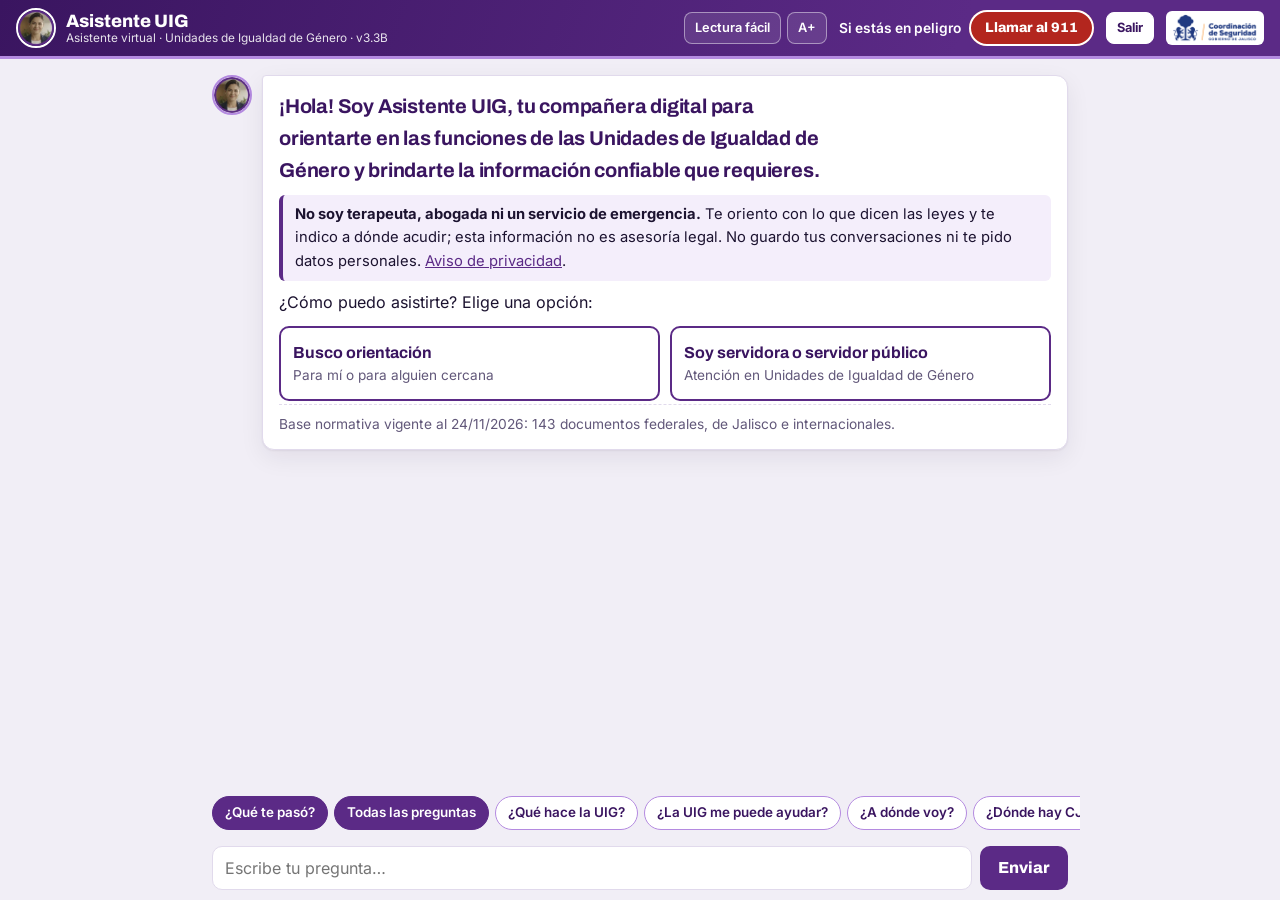
<file: index.html>
<!DOCTYPE html>
<html lang="es">
<head>
<meta charset="utf-8">
<meta name="viewport" content="width=device-width, initial-scale=1, viewport-fit=cover">
<title>Asistente Unidad de Igualdad de Género</title>
<meta name="description" content="Asistente UIG: orientación sobre leyes de violencia contra las mujeres en Jalisco, con cita de artículo, ordenamiento y fecha de última reforma.">
<meta name="theme-color" content="#3A1560">
<meta name="referrer" content="no-referrer">
<link rel="manifest" href="manifest.webmanifest">
<link rel="icon" type="image/png" href="assets/favicon.png">
<link rel="apple-touch-icon" href="assets/apple-touch-icon.png">
<meta name="apple-mobile-web-app-capable" content="yes">
<meta name="apple-mobile-web-app-title" content="Asistente UIG">
<link rel="stylesheet" href="assets/fuentes.css">
<link rel="stylesheet" href="styles.css">
</head>
<body>
<a class="saltar" href="#entrada">Ir a escribir tu pregunta</a>

<header class="cab" id="cab">
  <div class="cab-id">
    <img class="cab-avatar" src="assets/violeta-96.webp" alt="" width="40" height="40">
    <div class="cab-tit"><b>Asistente UIG</b><span>Asistente virtual · Unidades de Igualdad de Género · v3.3B</span></div>
  </div>
  <div class="cab-ajustes" id="cabAjustes">
    <button class="btn-modo" id="btnModo" type="button" aria-label="Cambiar perfil" hidden></button>
    <button class="btn-ajuste" id="btnFacil" type="button" role="switch" aria-checked="false">Lectura fácil</button>
    <button class="btn-ajuste" id="btnTexto" type="button" aria-label="Aumentar tamaño de letra">A+</button>
  </div>
  <button class="btn-menu" id="btnMenu" type="button" aria-expanded="false" aria-controls="cabAjustes">Ajustes</button>
  <div class="cab-911" role="region" aria-label="Emergencias">
    <span>Si estás en peligro</span>
    <a class="f911-btn" href="tel:911">Llamar al 911</a>
  </div>
  <button class="btn-salir" id="btnSalir" type="button" title="Salida rápida (también: tecla Esc dos veces)">Salir</button>
  <img class="cab-logo" src="assets/logo-cges.png" alt="Coordinación General Estratégica de Seguridad, Gobierno de Jalisco" height="34">
</header>

<div class="aviso-red" id="avisoRed" role="status" hidden></div>

<main id="principal">
  <section class="chat" id="chat" aria-live="polite" aria-relevant="additions" aria-label="Conversación con Asistente UIG"></section>
</main>

<div class="sugerencias" id="sugerencias" aria-label="Preguntas sugeridas"></div>

<form class="entrada" id="formEntrada" autocomplete="off">
  <label for="entrada" class="oculto-sr">Escribe tu pregunta</label>
  <textarea id="entrada" rows="1" maxlength="600" placeholder="Escribe tu pregunta…" enterkeyhint="send"></textarea>
  <button type="submit" class="btn-enviar">Enviar</button>
</form>

<div class="instalar" id="instalar" role="dialog" aria-labelledby="instTit" hidden>
  <img src="assets/violeta-96.webp" alt="" width="44" height="44">
  <div><b id="instTit">Instala Asistente UIG</b><span id="instTxt">Quedará en tu teléfono y funcionará sin internet.</span></div>
  <button type="button" id="instSi" class="btn-prim">Instalar</button>
  <button type="button" id="instNo" class="btn-sec" aria-label="Ahora no">Ahora no</button>
</div>

<div id="zonaImpresion" aria-hidden="true"></div>

<script src="app.js" defer></script>
</body>
</html>
</file>
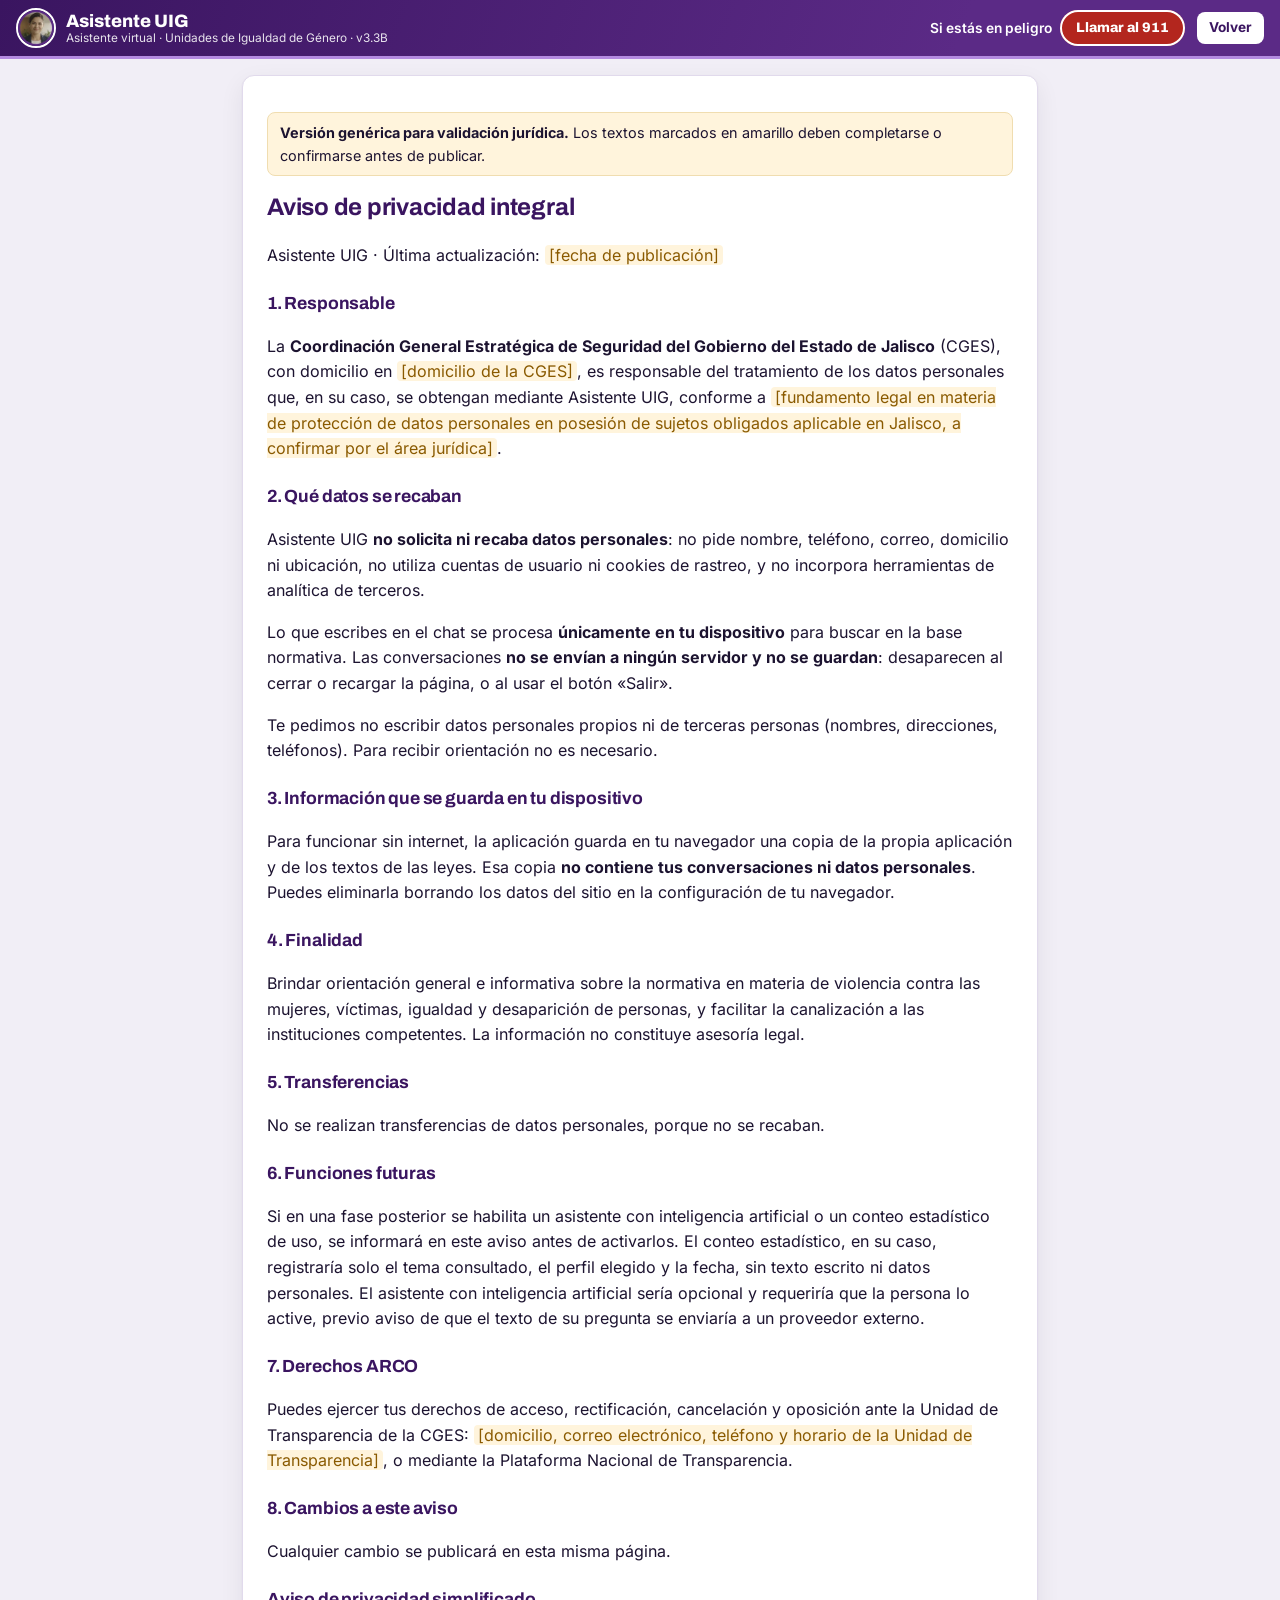
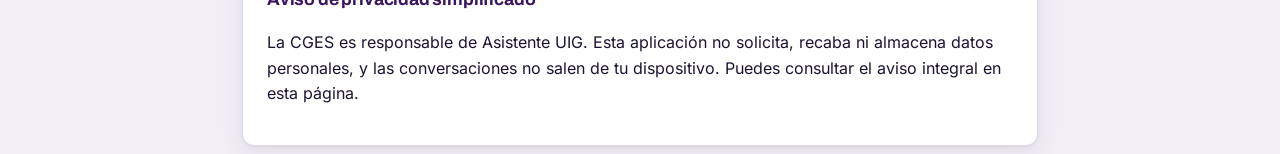
<file: aviso-privacidad.html>
<!DOCTYPE html>
<html lang="es">
<head>
<meta charset="utf-8">
<meta name="viewport" content="width=device-width, initial-scale=1">
<title>Aviso de privacidad · Asistente Unidad de Igualdad de Género</title>
<meta name="referrer" content="no-referrer">
<link rel="stylesheet" href="assets/fuentes.css">
<link rel="stylesheet" href="styles.css">
<style>
  main{max-width:820px}
  @media (max-width:860px){.cab{grid-template-areas:"id salir salir" "sos sos sos"}.cab .btn-salir{grid-area:salir}}
  .doc{background:#fff;border:1px solid var(--linea);border-radius:12px;padding:22px 24px;box-shadow:var(--sombra)}
  .doc h1{font-size:1.5em;margin-bottom:.2em}.doc h2{font-size:1.1em;margin:1.2em 0 .3em}
  .pend{background:#FFF4DC;color:#8A5A00;border-radius:4px;padding:0 4px}
  .borrador{background:#FFF4DC;border:1px solid #F0DDB0;border-radius:8px;padding:8px 12px;font-size:.9em;margin-bottom:12px}
</style>
</head>
<body>
<header class="cab" id="cab">
  <div class="cab-id"><img class="cab-avatar" src="assets/violeta-96.webp" alt="" width="40" height="40">
    <div class="cab-tit"><b>Asistente UIG</b><span>Asistente virtual · Unidades de Igualdad de Género · v3.3B</span></div></div>
  <div class="cab-911" role="region" aria-label="Emergencias"><span>Si estás en peligro</span><a class="f911-btn" href="tel:911">Llamar al 911</a></div>
  <a class="btn-salir" href="./" style="background:#fff;color:#3A1560;border-radius:8px;padding:5px 12px;font-weight:800;text-decoration:none;font-size:.85em">Volver</a>
</header>
<main>
<article class="doc">
<p class="borrador"><b>Versión genérica para validación jurídica.</b> Los textos marcados en amarillo deben completarse o confirmarse antes de publicar.</p>
<h1>Aviso de privacidad integral</h1>
<p>Asistente UIG · Última actualización: <span class="pend">[fecha de publicación]</span></p>

<h2>1. Responsable</h2>
<p>La <b>Coordinación General Estratégica de Seguridad del Gobierno del Estado de Jalisco</b> (CGES), con domicilio en <span class="pend">[domicilio de la CGES]</span>, es responsable del tratamiento de los datos personales que, en su caso, se obtengan mediante Asistente UIG, conforme a <span class="pend">[fundamento legal en materia de protección de datos personales en posesión de sujetos obligados aplicable en Jalisco, a confirmar por el área jurídica]</span>.</p>

<h2>2. Qué datos se recaban</h2>
<p>Asistente UIG <b>no solicita ni recaba datos personales</b>: no pide nombre, teléfono, correo, domicilio ni ubicación, no utiliza cuentas de usuario ni cookies de rastreo, y no incorpora herramientas de analítica de terceros.</p>
<p>Lo que escribes en el chat se procesa <b>únicamente en tu dispositivo</b> para buscar en la base normativa. Las conversaciones <b>no se envían a ningún servidor y no se guardan</b>: desaparecen al cerrar o recargar la página, o al usar el botón «Salir».</p>
<p>Te pedimos no escribir datos personales propios ni de terceras personas (nombres, direcciones, teléfonos). Para recibir orientación no es necesario.</p>

<h2>3. Información que se guarda en tu dispositivo</h2>
<p>Para funcionar sin internet, la aplicación guarda en tu navegador una copia de la propia aplicación y de los textos de las leyes. Esa copia <b>no contiene tus conversaciones ni datos personales</b>. Puedes eliminarla borrando los datos del sitio en la configuración de tu navegador.</p>

<h2>4. Finalidad</h2>
<p>Brindar orientación general e informativa sobre la normativa en materia de violencia contra las mujeres, víctimas, igualdad y desaparición de personas, y facilitar la canalización a las instituciones competentes. La información no constituye asesoría legal.</p>

<h2>5. Transferencias</h2>
<p>No se realizan transferencias de datos personales, porque no se recaban.</p>

<h2>6. Funciones futuras</h2>
<p>Si en una fase posterior se habilita un asistente con inteligencia artificial o un conteo estadístico de uso, se informará en este aviso antes de activarlos. El conteo estadístico, en su caso, registraría solo el tema consultado, el perfil elegido y la fecha, sin texto escrito ni datos personales. El asistente con inteligencia artificial sería opcional y requeriría que la persona lo active, previo aviso de que el texto de su pregunta se enviaría a un proveedor externo.</p>

<h2>7. Derechos ARCO</h2>
<p>Puedes ejercer tus derechos de acceso, rectificación, cancelación y oposición ante la Unidad de Transparencia de la CGES: <span class="pend">[domicilio, correo electrónico, teléfono y horario de la Unidad de Transparencia]</span>, o mediante la Plataforma Nacional de Transparencia.</p>

<h2>8. Cambios a este aviso</h2>
<p>Cualquier cambio se publicará en esta misma página.</p>

<h2>Aviso de privacidad simplificado</h2>
<p>La CGES es responsable de Asistente UIG. Esta aplicación no solicita, recaba ni almacena datos personales, y las conversaciones no salen de tu dispositivo. Puedes consultar el aviso integral en esta página.</p>
</article>
</main>
</body>
</html>
</file>
<file: assets/fuentes.css>
@font-face{font-family:'Inter';font-style:normal;font-weight:400;font-display:swap;src:url([data-uri]) format('woff2')}@font-face{font-family:'Inter';font-style:normal;font-weight:600;font-display:swap;src:url([data-uri]) format('woff2')}@font-face{font-family:'Inter';font-style:normal;font-weight:700;font-display:swap;src:url([data-uri]) format('woff2')}@font-face{font-family:'Archivo';font-style:normal;font-weight:700;font-display:swap;src:url([data-uri]) format('woff2')}@font-face{font-family:'Archivo';font-style:normal;font-weight:800;font-display:swap;src:url([data-uri]) format('woff2')}@font-face{font-family:'IBM Plex Mono';font-style:normal;font-weight:500;font-display:swap;src:url([data-uri]) format('woff2')}@font-face{font-family:'IBM Plex Mono';font-style:normal;font-weight:600;font-display:swap;src:url([data-uri]) format('woff2')}
</file>
<file: styles.css>
/* Asistente UIG — misma arquitectura visual que la plataforma del Segundo Informe (CGES):
   encabezado mínimo oscuro con filete, lienzo claro, tarjetas blancas, Archivo + Inter + IBM Plex Mono.
   La identidad cambia del azul marino al violeta de la asistente Violeta. */
:root{
  color-scheme: light;
  --tinta:#1C1330; --violeta:#5B2A86; --violeta-900:#3A1560; --violeta-50:#F4EEFB; --lila:#B48AE0; --lila-50:#FAF6FE;
  --lienzo:#F1EEF6; --panel:#FFFFFF; --linea:#E1DAEC; --tenue:#62587A; --tenue-2:#948BA8;
  --rojo:#B3261E; --rojo-50:#FCECEA; --ambar:#8A5A00; --ambar-50:#FFF4DC; --verde:#1E7A45;
  --f-display:'Archivo','Arial Narrow',Arial,sans-serif;
  --f-texto:'Inter',-apple-system,'Segoe UI',Roboto,Arial,sans-serif;
  --f-cifra:'IBM Plex Mono',ui-monospace,Menlo,Consolas,monospace;
  --r:12px; --sombra:0 1px 2px rgba(28,19,48,.06),0 8px 24px rgba(28,19,48,.07);
  --esc:1;
}
*{box-sizing:border-box}
html{-webkit-text-size-adjust:100%}
body{margin:0;background:var(--lienzo);color:var(--tinta);font-family:var(--f-texto);font-size:calc(16px * var(--esc));line-height:1.6;
  -webkit-font-smoothing:antialiased;min-height:100vh;display:flex;flex-direction:column;padding-bottom:env(safe-area-inset-bottom)}
h1,h2,h3{font-family:var(--f-display);letter-spacing:-.01em;margin:0;color:var(--violeta-900);text-wrap:balance}
button,input,textarea{font:inherit;color:inherit}
button{cursor:pointer}
a{color:var(--violeta)}
:focus-visible{outline:3px solid var(--lila);outline-offset:2px;border-radius:6px}
.oculto-sr{position:absolute;width:1px;height:1px;overflow:hidden;clip:rect(0 0 0 0);white-space:nowrap}
.saltar{position:absolute;left:-9999px;top:0;background:#fff;padding:8px 12px;z-index:100}
.saltar:focus{left:8px;top:8px}
@media (prefers-reduced-motion:reduce){*{transition:none!important;animation:none!important}}

/* ---------- Encabezado único: identidad, ajustes, 911 y salida ---------- */
.cab{position:sticky;top:0;z-index:60;display:flex;align-items:center;gap:12px;flex-wrap:nowrap;
  background:linear-gradient(110deg,var(--violeta-900),var(--violeta) 75%);color:#fff;border-bottom:3px solid var(--lila);
  padding:8px 16px;padding-top:calc(8px + env(safe-area-inset-top))}
.cab-id{display:flex;align-items:center;gap:10px;min-width:0;flex:1 1 auto}
.cab-avatar{width:40px;height:40px;border-radius:50%;border:2px solid #fff;flex-shrink:0}
.cab-tit{display:flex;flex-direction:column;line-height:1.15;min-width:0}
.cab-tit b{font-family:var(--f-display);font-size:1.12em;font-weight:800}
.cab-tit span{font-size:.74em;opacity:.88;white-space:nowrap;overflow:hidden;text-overflow:ellipsis}
.cab-ajustes{display:flex;gap:6px;flex-shrink:0}
.cab button{border:1px solid rgba(255,255,255,.45);background:rgba(255,255,255,.1);color:#fff;border-radius:8px;padding:5px 10px;font-size:.8em;font-weight:600}
.cab button[aria-checked="true"]{background:#fff;color:var(--violeta-900)}
.cab .btn-salir{background:#fff;color:var(--violeta-900);border-color:#fff;font-weight:800;flex-shrink:0}
.btn-menu{display:none}
.cab-911{display:flex;align-items:center;gap:8px;flex-shrink:0;font-size:.86em;font-weight:600}
.f911-btn{background:var(--rojo);color:#fff;font-weight:800;text-decoration:none;border-radius:999px;padding:7px 16px;font-family:var(--f-display);
  white-space:nowrap;box-shadow:0 0 0 2px #fff inset}
.f911-btn:hover,.f911-btn:focus-visible{background:#8F1D17}
.cab-logo{background:#fff;border-radius:6px;padding:3px 6px;height:34px;width:auto;flex-shrink:0}
@media (max-width:1100px){.cab-logo{display:none}}
/* Celular y tableta: dos renglones; ajustes en un menú */
@media (max-width:860px){
  .cab{display:grid;grid-template-columns:1fr auto auto;grid-template-areas:"id menu salir" "sos sos sos" "aj aj aj";gap:8px 8px;padding:8px 12px}
  .cab-id{grid-area:id}.btn-menu{display:inline-block;grid-area:menu}.btn-salir{grid-area:salir}
  .cab-911{grid-area:sos;justify-content:space-between;background:rgba(0,0,0,.18);border-radius:10px;padding:6px 6px 6px 12px}
  .f911-btn{flex:0 1 60%;text-align:center}
  .cab-ajustes{grid-area:aj;display:none;flex-wrap:wrap}
  .cab.abierto .cab-ajustes{display:flex}
}
@media (max-width:860px){.cab-tit span{white-space:normal;overflow:visible}}
@media (max-width:380px){.cab-tit span{font-size:.7em}.cab-911{font-size:.8em}}

.aviso-red{background:var(--ambar-50);color:var(--ambar);text-align:center;font-size:.85em;padding:4px 10px;border-bottom:1px solid #F0DDB0}

/* ---------- Chat ---------- */
main{flex:1;width:100%;max-width:880px;margin:0 auto;padding:16px 12px 8px}
.chat{display:flex;flex-direction:column;gap:14px}
.msg{display:flex;gap:10px;align-items:flex-start;animation:entra .25s ease-out}
@keyframes entra{from{opacity:0;transform:translateY(6px)}to{opacity:1;transform:none}}
.msg .av{width:40px;height:40px;border-radius:50%;flex-shrink:0;border:2px solid var(--lila);background:#fff}
.burbuja{background:var(--panel);border:1px solid var(--linea);border-radius:4px var(--r) var(--r) var(--r);padding:14px 16px;box-shadow:var(--sombra);min-width:0;flex:1}
.msg.usr{justify-content:flex-end}
.msg.usr .burbuja{flex:0 1 auto;max-width:80%;background:var(--violeta);color:#fff;border-color:var(--violeta);border-radius:var(--r) 4px var(--r) var(--r)}
.burbuja p{margin:.2em 0 .6em}
.burbuja p:last-child{margin-bottom:0}
.burbuja ul{margin:.3em 0 .7em;padding-left:1.25em}
.burbuja li{margin:.25em 0}
.burbuja h2{font-size:1.15em;margin:0 0 .4em}
.burbuja h3{font-size:1em;margin:.8em 0 .3em}
.aclara{font-size:.86em;color:var(--tenue);border-top:1px dashed var(--linea);margin-top:10px;padding-top:8px}

.saludo h1{font-size:1.25em;margin-bottom:.3em}
.limites{background:var(--violeta-50);border-left:4px solid var(--violeta);padding:8px 12px;border-radius:6px;font-size:.92em;margin:.6em 0}
.elige{display:grid;grid-template-columns:1fr 1fr;gap:10px;margin-top:10px}
@media (max-width:520px){.elige{grid-template-columns:1fr}}
.elige button{border:2px solid var(--violeta);background:#fff;border-radius:10px;padding:12px;text-align:left;font-weight:700;color:var(--violeta-900);font-family:var(--f-display)}
.elige button span{display:block;font-family:var(--f-texto);font-weight:400;font-size:.85em;color:var(--tenue)}
.elige button:hover,.elige button:focus-visible{background:var(--violeta-50)}

/* ---------- Respuestas ---------- */
.etq{display:inline-block;font-size:.72em;font-weight:700;letter-spacing:.04em;text-transform:uppercase;color:var(--violeta);margin-bottom:4px}
.citas{margin-top:12px;border-top:1px solid var(--linea);padding-top:10px}
.citas h3{font-size:.85em;text-transform:uppercase;letter-spacing:.04em;color:var(--tenue);margin:0 0 6px}
.cita{font-size:.86em;padding:6px 0;border-bottom:1px solid #F1ECF7}
.cita:last-child{border-bottom:0}
.cita b{color:var(--violeta-900)}
.cita .fec{font-family:var(--f-cifra);font-size:.92em;color:var(--tenue)}
.cita a{font-size:.95em;white-space:nowrap}
.marca{display:inline-block;font-size:.72em;font-weight:700;border-radius:4px;padding:1px 6px;margin-left:4px;vertical-align:1px}
.marca.conf{background:var(--ambar-50);color:var(--ambar)}
.marca.trans{background:var(--ambar-50);color:var(--ambar)}
.marca.hist{background:#EEE;color:#555}
.marca.doct{background:var(--violeta-50);color:var(--violeta)}
.resultado{border:1px solid var(--linea);border-radius:10px;padding:10px 12px;margin:10px 0;background:var(--lila-50)}
.resultado .ref{font-weight:700;color:var(--violeta-900)}
.resultado .meta{font-size:.82em;color:var(--tenue)}
.resultado .frag{margin:.4em 0;font-size:.95em}
.resultado mark{background:#EBDDFB;color:inherit;border-radius:3px;padding:0 2px}
.texto-completo{white-space:pre-wrap;font-size:.92em;margin-top:6px;background:#fff;border:1px solid var(--linea);border-radius:8px;padding:10px;max-height:420px;overflow:auto}
.nota-ref{color:var(--tenue-2);font-size:.85em}
.acciones{display:flex;gap:8px;flex-wrap:wrap;margin-top:10px}
.acciones button,.btn-prim,.btn-sec{border-radius:8px;padding:6px 12px;font-size:.85em;font-weight:600;border:1px solid var(--violeta);background:#fff;color:var(--violeta)}
.btn-prim{background:var(--violeta);color:#fff}
.facil{background:#FFFBEA;border:1px solid #F3E2A6;border-radius:8px;padding:8px 12px;margin:.5em 0}
.facil li{font-size:1.05em}

/* Crisis */
.crisis .burbuja{border:2px solid var(--rojo);background:#fff}
.crisis h2{color:var(--rojo)}
.btn911{display:block;text-align:center;background:var(--rojo);color:#fff;text-decoration:none;font-weight:800;font-family:var(--f-display);
  font-size:1.25em;border-radius:12px;padding:14px;margin:10px 0}
.btnlinea{display:block;text-align:center;background:var(--violeta);color:#fff;text-decoration:none;font-weight:800;font-family:var(--f-display);font-size:1.1em;border-radius:12px;padding:12px;margin:10px 0}
.alerta-naranja{background:var(--ambar-50);border:1px solid #F0DDB0;border-radius:8px;padding:8px 12px;margin-bottom:10px;font-size:.93em}

/* Infografías */
.info-tipos{display:grid;grid-template-columns:repeat(auto-fill,minmax(150px,1fr));gap:8px;margin:10px 0}
.info-tipos div{border-radius:10px;padding:10px;color:#fff;font-size:.82em;line-height:1.35}
.info-tipos b{display:block;font-family:var(--f-display);font-size:1.15em;margin-bottom:3px}
.info-ruta{display:grid;grid-template-columns:repeat(4,1fr);gap:6px;margin:10px 0;counter-reset:paso}
@media (max-width:620px){.info-ruta{grid-template-columns:1fr 1fr}}
.info-ruta div{background:var(--violeta-50);border:2px solid var(--violeta);border-radius:10px;padding:10px;font-size:.82em;position:relative}
.info-ruta b{display:block;font-family:var(--f-display);color:var(--violeta-900);font-size:1.05em}
.info-ruta i{font-style:normal;font-family:var(--f-cifra);background:var(--violeta);color:#fff;border-radius:50%;width:24px;height:24px;display:inline-flex;align-items:center;justify-content:center;margin-bottom:4px}
.info-pie{font-size:.75em;color:var(--tenue)}

.directorio{margin-top:10px;font-size:.9em}
.directorio .inst{border:1px solid var(--linea);border-radius:8px;padding:8px 10px;margin:6px 0;background:#fff}
.directorio a{font-weight:700}

.cargando{display:inline-flex;gap:4px}
.cargando span{width:7px;height:7px;border-radius:50%;background:var(--lila);animation:pulso 1s infinite}
.cargando span:nth-child(2){animation-delay:.15s}.cargando span:nth-child(3){animation-delay:.3s}
@keyframes pulso{0%,100%{opacity:.3}50%{opacity:1}}

/* ---------- Sugerencias y entrada ---------- */
.sugerencias{width:100%;max-width:880px;margin:0 auto;padding:0 12px 6px;display:flex;gap:6px;overflow-x:auto;scrollbar-width:thin}
.sugerencias button{flex-shrink:0;border:1px solid var(--lila);background:#fff;color:var(--violeta-900);border-radius:999px;padding:5px 12px;font-size:.84em;font-weight:600}
.sugerencias button:hover{background:var(--violeta-50)}
.entrada{position:sticky;bottom:0;z-index:40;display:flex;gap:8px;width:100%;max-width:880px;margin:0 auto;padding:10px 12px calc(10px + env(safe-area-inset-bottom));
  background:linear-gradient(to top,var(--lienzo) 75%,rgba(241,238,246,0))}
.entrada textarea{flex:1;resize:none;border:1.5px solid var(--linea);border-radius:10px;padding:10px 12px;background:#fff;max-height:140px;line-height:1.4}
.entrada textarea:focus{border-color:var(--violeta);outline:none;box-shadow:0 0 0 3px var(--violeta-50)}
.btn-enviar{background:var(--violeta);color:#fff;border:0;border-radius:10px;padding:0 18px;font-weight:800;font-family:var(--f-display)}

.instalar{position:fixed;left:50%;transform:translateX(-50%);bottom:84px;z-index:70;width:min(560px,calc(100% - 20px));background:#fff;border:1px solid var(--linea);
  border-radius:14px;box-shadow:0 10px 40px rgba(28,19,48,.2);padding:10px 12px;display:flex;align-items:center;gap:10px;flex-wrap:wrap}
.instalar img{border-radius:50%}
.instalar div{flex:1;min-width:160px;display:flex;flex-direction:column;font-size:.88em}
.instalar[hidden]{display:none}

/* ---------- Impresión / PDF ---------- */
#zonaImpresion{display:none}
@media print{
  body.imprimiendo > *:not(#zonaImpresion){display:none!important}
  body.imprimiendo #zonaImpresion{display:block}
  body{background:#fff;font-size:11pt}
  .imp-cab{display:flex;justify-content:space-between;align-items:center;border-bottom:3px solid var(--violeta);padding-bottom:6px;margin-bottom:10px}
  .imp-cab img{height:34px}
  .imp-pie{margin-top:14px;border-top:1px solid #ccc;padding-top:6px;font-size:8.5pt;color:#555}
  .acciones,.btn-ver,.sep{display:none!important}
  .resultado,.info-tipos div,.info-ruta div{break-inside:avoid;-webkit-print-color-adjust:exact;print-color-adjust:exact}
  .texto-completo{max-height:none;overflow:visible}
}

/* Lectura fácil: se activa con el botón del encabezado */
.facil{display:none}
body.facil-on .facil{display:block}
body.facil-on .detalle{display:none}
p.facil-nota{font-size:.85em;color:var(--ambar)}
.msg{scroll-margin-top:130px}
.btn-ver{border:1px solid var(--violeta);background:#fff;color:var(--violeta);border-radius:6px;padding:1px 8px;font-size:.82em;font-weight:600}
.resultado .btn-ver{margin-top:4px;padding:4px 10px}
.btn-ver:hover{background:var(--violeta-50)}

/* ---------- v3.0: sugerencias, ruta guiada, glosario, voz, lista de preguntas ---------- */
.te-refieres{display:flex;flex-direction:column;gap:6px;margin:6px 0 10px}
button.sug{display:inline-block;text-align:left;border:1px solid var(--lila);background:var(--lila-50);color:var(--violeta-900);border-radius:8px;padding:6px 10px;font-size:.9em;font-weight:600;margin:3px 4px 3px 0}
button.sug:hover,button.sug:focus-visible{background:var(--violeta-50)}
.ruta-btns{display:grid;grid-template-columns:1fr 1fr;gap:8px;margin-top:8px}
@media (max-width:520px){.ruta-btns{grid-template-columns:1fr}}
.ruta-btns button{border:2px solid var(--violeta);background:#fff;color:var(--violeta-900);border-radius:10px;padding:10px 12px;text-align:left;font-weight:700;font-family:var(--f-display)}
.ruta-btns button:hover,.ruta-btns button:focus-visible{background:var(--violeta-50)}
.ruta-btns button.r-urg{border-color:var(--rojo);color:var(--rojo)}
button.term{border:0;background:none;padding:0;font:inherit;color:inherit;text-decoration:underline dotted var(--violeta);text-underline-offset:3px;cursor:help}
button.term[aria-expanded="true"]{background:var(--violeta-50);border-radius:3px}
.def{background:var(--violeta-50);border-left:3px solid var(--violeta);border-radius:6px;padding:6px 10px;margin:4px 0 8px;font-size:.9em}
details.cat{border:1px solid var(--linea);border-radius:8px;margin:6px 0;padding:4px 10px;background:#fff}
details.cat summary{cursor:pointer;font-weight:700;color:var(--violeta-900);padding:4px 0}
details.cat button.sug{display:block;width:100%}
.sugerencias .chip-fijo{background:var(--violeta);color:#fff;border-color:var(--violeta)}
.btn-ley{border:1px dashed var(--violeta);background:#fff;color:var(--violeta);border-radius:8px;padding:6px 12px;font-size:.88em;font-weight:600}
.btn-ley:disabled{opacity:.5}
.sel-mun{display:block;margin:6px 0;font-size:.92em}
.sel-mun select{font:inherit;padding:3px 6px;border-radius:6px;border:1px solid var(--linea)}
@media print{button.term{text-decoration:none}.def{break-inside:avoid}.ruta-btns,.te-refieres{display:none}}

/* ---------- v3.1: documentos descargables ---------- */
.descargas{margin:10px 0 6px;padding:10px 12px;border:1px solid var(--lila);border-radius:10px;background:var(--lila-50)}
.descargas h3{margin:0 0 6px;font-size:.95em;color:var(--violeta-900)}
.btn-desc{display:flex;align-items:center;gap:8px;text-decoration:none;color:var(--violeta-900);font-weight:600;padding:7px 4px;border-top:1px solid var(--linea);font-size:.92em}
.btn-desc:first-of-type{border-top:0}
.btn-desc:hover,.btn-desc:focus-visible{background:#fff}
.d-fmt{flex:0 0 auto;min-width:74px;text-align:center;font-size:.78em;font-weight:700;color:#fff;background:var(--violeta);border-radius:6px;padding:2px 6px}
@media print{.descargas{display:none}}
/* v3.2: enlace al sitio oficial dentro de «Descargar y consultar» */
.d-fmt.d-web{background:#fff;color:var(--violeta);border:1px solid var(--violeta)}
.d-nota{display:block;font-size:.8em;font-weight:500;color:#5c5470}
</file>
